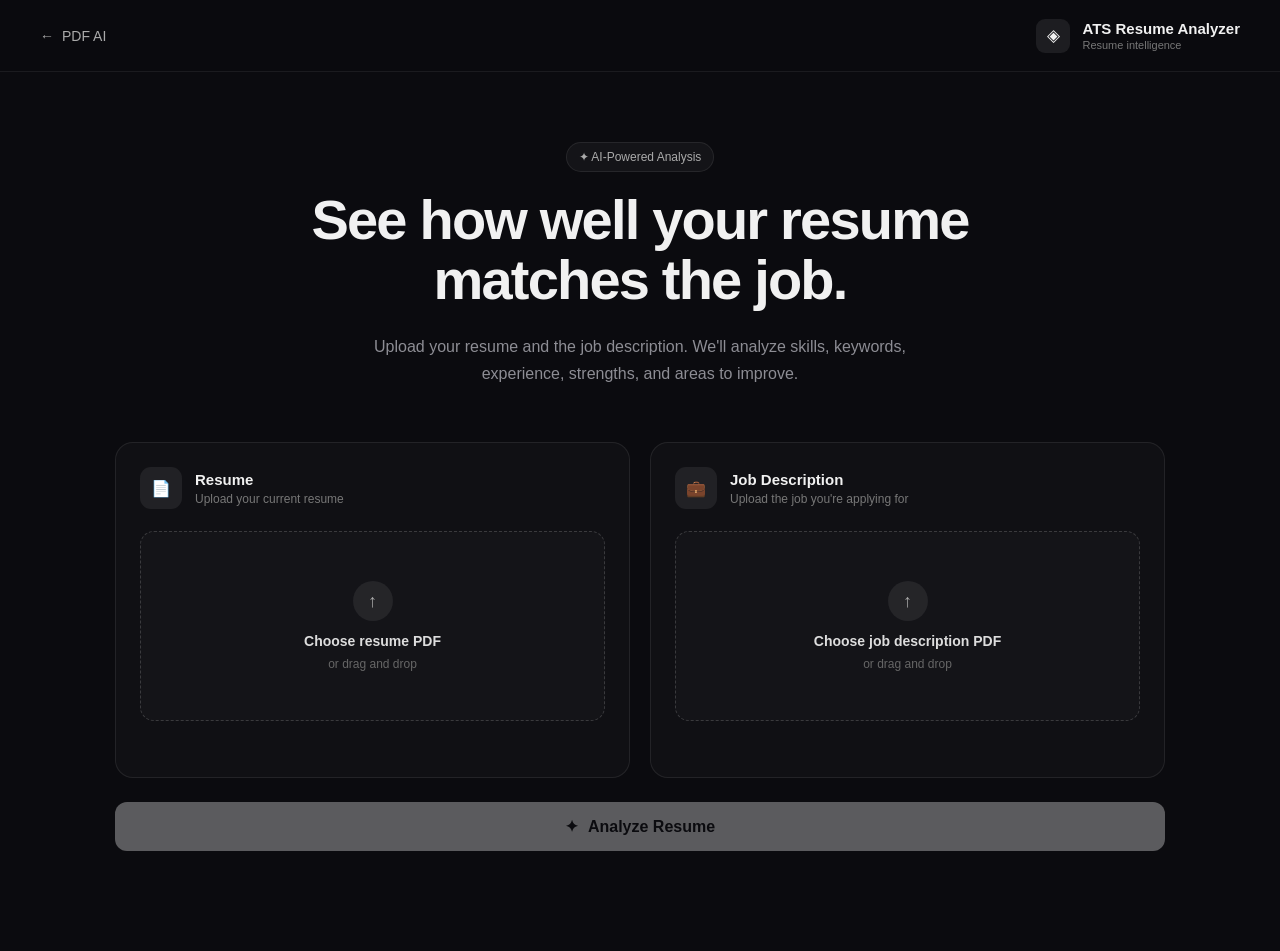
<file: static/ats.html>
<!DOCTYPE html>
<html lang="en">

<head>

    <meta charset="UTF-8">

    <meta
        name="viewport"
        content="width=device-width, initial-scale=1.0"
    >

    <title>ATS Analysis | PDF AI</title>

    <link
        rel="icon"
        type="image/svg+xml"
        href="/static/favicon.svg"
    >

    <link
        rel="stylesheet"
        href="/static/ats.css"
    >

</head>


<body>

<div class="ats-page">

    <!-- ==================================================
         TOP BAR
         ================================================== -->

    <header class="ats-topbar">

        <a
            href="/"
            class="back-button"
        >
            ←
            <span>PDF AI</span>
        </a>

        <div class="ats-brand">

            <div class="ats-brand-icon">
                ◈
            </div>

            <div>

                <h1>
                    ATS Resume Analyzer
                </h1>

                <p>
                    Resume intelligence
                </p>

            </div>

        </div>

    </header>


    <!-- ==================================================
         MAIN
         ================================================== -->

    <main class="ats-main">

        <!-- ==================================================
             HERO
             ================================================== -->

        <section class="ats-hero">

            <div class="hero-badge">
                ✦ AI-Powered Analysis
            </div>

            <h2>
                See how well your resume
                matches the job.
            </h2>

            <p>
                Upload your resume and the job description.
                We'll analyze skills, keywords, experience,
                strengths, and areas to improve.
            </p>

        </section>


        <!-- ==================================================
             UPLOAD SECTION
             ================================================== -->

        <section
            id="upload-section"
            class="upload-section"
        >

            <!-- RESUME -->

            <div class="upload-card">

                <div class="upload-card-header">

                    <div class="upload-icon">
                        📄
                    </div>

                    <div>

                        <h3>
                            Resume
                        </h3>

                        <p>
                            Upload your current resume
                        </p>

                    </div>

                </div>

                <label
                    for="resume-input"
                    class="drop-zone"
                    id="resume-drop-zone"
                >

                    <div class="drop-icon">
                        ↑
                    </div>

                    <strong>
                        Choose resume PDF
                    </strong>

                    <span>
                        or drag and drop
                    </span>

                </label>

                <input
                    type="file"
                    id="resume-input"
                    accept=".pdf"
                    hidden
                >

                <div
                    id="resume-file"
                    class="selected-file"
                ></div>

            </div>


            <!-- JOB DESCRIPTION -->

            <div class="upload-card">

                <div class="upload-card-header">

                    <div class="upload-icon">
                        💼
                    </div>

                    <div>

                        <h3>
                            Job Description
                        </h3>

                        <p>
                            Upload the job you're applying for
                        </p>

                    </div>

                </div>

                <label
                    for="jd-input"
                    class="drop-zone"
                    id="jd-drop-zone"
                >

                    <div class="drop-icon">
                        ↑
                    </div>

                    <strong>
                        Choose job description PDF
                    </strong>

                    <span>
                        or drag and drop
                    </span>

                </label>

                <input
                    type="file"
                    id="jd-input"
                    accept=".pdf"
                    hidden
                >

                <div
                    id="jd-file"
                    class="selected-file"
                ></div>

            </div>

        </section>


        <!-- ==================================================
             ANALYZE BUTTON
             ================================================== -->

        <button
            id="analyze-button"
            class="analyze-button"
            disabled
        >

            <span>
                ✦
            </span>

            Analyze Resume

        </button>


        <!-- ==================================================
             LOADING
             ================================================== -->

        <section
            id="loading"
            class="loading-section"
            hidden
        >

            <div class="loader"></div>

            <h3>
                Analyzing your resume...
            </h3>

            <p>
                Comparing skills, experience,
                and job requirements.
            </p>

        </section>


        <!-- ==================================================
             ERROR
             ================================================== -->

        <div
            id="error-message"
            class="error-message"
            hidden
        ></div>


        <!-- ==================================================
             RESULTS
             ================================================== -->

        <section
            id="results"
            class="results"
            hidden
        >

            <!-- SCORE -->

            <div class="score-card">

                <div>

                    <span class="result-label">
                        YOUR ATS SCORE
                    </span>

                    <div class="score-value">

                        <span id="score">
                            0
                        </span>

                        <span class="score-max">
                            /100
                        </span>

                    </div>

                    <div
                        id="match-level"
                        class="match-level"
                    >
                        Strong Match
                    </div>

                </div>

                <div class="score-ring">

                    <div class="score-ring-inner">

                        <span id="ring-score">
                            0
                        </span>

                    </div>

                </div>

            </div>


            <!-- MATCHING SKILLS -->

            <div class="result-card">

                <div class="result-card-header">

                    <span class="result-icon success">
                        ✓
                    </span>

                    <div>

                        <h3>
                            Matching Skills
                        </h3>

                        <p>
                            Skills from the job that your resume demonstrates
                        </p>

                    </div>

                </div>

                <div
                    id="matching-skills"
                    class="tag-container"
                ></div>

            </div>


            <!-- MISSING SKILLS -->

            <div class="result-card">

                <div class="result-card-header">

                    <span class="result-icon warning">
                        !
                    </span>

                    <div>

                        <h3>
                            Missing Skills
                        </h3>

                        <p>
                            Relevant requirements not clearly demonstrated
                        </p>

                    </div>

                </div>

                <div
                    id="missing-skills"
                    class="tag-container"
                ></div>

            </div>


            <!-- KEYWORDS -->

            <div class="two-column">

                <div class="result-card">

                    <div class="result-card-header">

                        <span class="result-icon success">
                            ✓
                        </span>

                        <div>

                            <h3>
                                Matching Keywords
                            </h3>

                        </div>

                    </div>

                    <div
                        id="matching-keywords"
                        class="tag-container"
                    ></div>

                </div>


                <div class="result-card">

                    <div class="result-card-header">

                        <span class="result-icon warning">
                            !
                        </span>

                        <div>

                            <h3>
                                Missing Keywords
                            </h3>

                        </div>

                    </div>

                    <div
                        id="missing-keywords"
                        class="tag-container"
                    ></div>

                </div>

            </div>


            <!-- EXPERIENCE -->

            <div class="result-card">

                <div class="result-card-header">

                    <span class="result-icon">
                        ◎
                    </span>

                    <div>

                        <h3>
                            Experience Match
                        </h3>

                    </div>

                </div>

                <p
                    id="experience-match"
                    class="experience-text"
                ></p>

            </div>


            <!-- STRENGTHS -->

            <div class="result-card">

                <div class="result-card-header">

                    <span class="result-icon success">
                        ✦
                    </span>

                    <div>

                        <h3>
                            Strengths
                        </h3>

                    </div>

                </div>

                <ul
                    id="strengths"
                    class="result-list"
                ></ul>

            </div>


            <!-- RECOMMENDATIONS -->

            <div class="result-card">

                <div class="result-card-header">

                    <span class="result-icon recommendation">
                        💡
                    </span>

                    <div>

                        <h3>
                            Recommendations
                        </h3>

                    </div>

                </div>

                <ul
                    id="recommendations"
                    class="result-list"
                ></ul>

            </div>


            <!-- NEW ANALYSIS -->

            <button
                id="new-analysis"
                class="new-analysis-button"
            >
                ← Analyze Another Resume
            </button>

        </section>

    </main>

</div>


<script src="/static/ats.js"></script>

</body>

</html>
</file>
<file: static/ats.css>
* {
    box-sizing: border-box;
}

body {
    margin: 0;

    font-family:
        Inter,
        -apple-system,
        BlinkMacSystemFont,
        "Segoe UI",
        sans-serif;

    background: #0b0b0f;

    color: #f1f1f1;
}

button,
input {
    font: inherit;
}

button {
    cursor: pointer;
}


/* ==================================================
   PAGE
   ================================================== */

.ats-page {
    min-height: 100vh;
}


/* ==================================================
   TOP BAR
   ================================================== */

.ats-topbar {
    height: 72px;

    display: flex;
    align-items: center;
    justify-content: space-between;

    padding: 0 40px;

    border-bottom: 1px solid rgba(255,255,255,0.07);

    background: rgba(11,11,15,0.9);
}

.back-button {
    display: flex;
    align-items: center;
    gap: 8px;

    color: #aaa;

    text-decoration: none;

    font-size: 14px;

    transition: color 0.2s ease;
}

.back-button:hover {
    color: white;
}

.ats-brand {
    display: flex;
    align-items: center;
    gap: 12px;
}

.ats-brand-icon {
    width: 34px;
    height: 34px;

    display: flex;
    align-items: center;
    justify-content: center;

    border-radius: 9px;

    background: rgba(255,255,255,0.08);

    font-size: 17px;
}

.ats-brand h1 {
    margin: 0;

    font-size: 15px;
}

.ats-brand p {
    margin: 2px 0 0;

    color: #777;

    font-size: 11px;
}


/* ==================================================
   MAIN
   ================================================== */

.ats-main {
    width: min(1050px, calc(100% - 40px));

    margin: 0 auto;

    padding: 70px 0 100px;
}


/* ==================================================
   HERO
   ================================================== */

.ats-hero {
    text-align: center;

    max-width: 720px;

    margin: 0 auto 55px;
}

.hero-badge {
    display: inline-block;

    padding: 7px 12px;

    margin-bottom: 18px;

    border: 1px solid rgba(255,255,255,0.08);

    border-radius: 100px;

    background: rgba(255,255,255,0.04);

    color: #aaa;

    font-size: 12px;
}

.ats-hero h2 {
    margin: 0;

    font-size: clamp(34px, 5vw, 56px);

    line-height: 1.08;

    letter-spacing: -1.8px;
}

.ats-hero p {
    max-width: 600px;

    margin: 22px auto 0;

    color: #8d8d94;

    font-size: 16px;

    line-height: 1.7;
}


/* ==================================================
   UPLOAD
   ================================================== */

.upload-section {
    display: grid;

    grid-template-columns: 1fr 1fr;

    gap: 20px;
}

.upload-card {
    padding: 24px;

    border: 1px solid rgba(255,255,255,0.08);

    border-radius: 18px;

    background: rgba(255,255,255,0.025);
}

.upload-card-header {
    display: flex;

    align-items: center;

    gap: 13px;

    margin-bottom: 22px;
}

.upload-icon {
    width: 42px;
    height: 42px;

    display: flex;

    align-items: center;
    justify-content: center;

    border-radius: 11px;

    background: rgba(255,255,255,0.07);
}

.upload-card h3 {
    margin: 0;

    font-size: 15px;
}

.upload-card-header p {
    margin: 4px 0 0;

    color: #777;

    font-size: 12px;
}

.drop-zone {
    min-height: 190px;

    display: flex;

    flex-direction: column;

    align-items: center;
    justify-content: center;

    gap: 8px;

    border: 1px dashed rgba(255,255,255,0.16);

    border-radius: 14px;

    background: rgba(255,255,255,0.02);

    color: #aaa;

    cursor: pointer;

    transition:
        background 0.2s ease,
        border-color 0.2s ease;
}

.drop-zone:hover {
    background: rgba(255,255,255,0.045);

    border-color: rgba(255,255,255,0.3);
}

.drop-icon {
    width: 40px;
    height: 40px;

    display: flex;

    align-items: center;
    justify-content: center;

    margin-bottom: 4px;

    border-radius: 50%;

    background: rgba(255,255,255,0.07);

    font-size: 18px;
}

.drop-zone strong {
    color: #ddd;

    font-size: 14px;
}

.drop-zone span {
    color: #666;

    font-size: 12px;
}

.selected-file {
    min-height: 20px;

    margin-top: 12px;

    color: #aaa;

    font-size: 12px;

    text-align: center;
}


/* ==================================================
   ANALYZE BUTTON
   ================================================== */

.analyze-button {
    display: flex;

    align-items: center;
    justify-content: center;

    gap: 10px;

    width: 100%;

    margin-top: 24px;

    padding: 15px 20px;

    border: 0;

    border-radius: 12px;

    background: #f1f1f1;

    color: #0b0b0f;

    font-weight: 600;

    transition:
        opacity 0.2s ease,
        transform 0.2s ease;
}

.analyze-button:hover:not(:disabled) {
    transform: translateY(-1px);
}

.analyze-button:disabled {
    opacity: 0.35;

    cursor: not-allowed;
}


/* ==================================================
   LOADING
   ================================================== */

.loading-section {
    text-align: center;

    padding: 80px 20px;
}

.loader {
    width: 38px;
    height: 38px;

    margin: 0 auto 20px;

    border: 3px solid rgba(255,255,255,0.1);

    border-top-color: white;

    border-radius: 50%;

    animation: spin 0.8s linear infinite;
}

@keyframes spin {
    to {
        transform: rotate(360deg);
    }
}

.loading-section h3 {
    margin: 0 0 8px;
}

.loading-section p {
    margin: 0;

    color: #777;
}


/* ==================================================
   ERROR
   ================================================== */

.error-message {
    margin-top: 20px;

    padding: 14px 18px;

    border: 1px solid rgba(255,80,80,0.2);

    border-radius: 10px;

    background: rgba(255,60,60,0.06);

    color: #ff9c9c;

    font-size: 13px;
}


/* ==================================================
   RESULTS
   ================================================== */

.results {
    margin-top: 50px;
}

.score-card {
    display: flex;

    align-items: center;
    justify-content: space-between;

    padding: 38px;

    margin-bottom: 20px;

    border: 1px solid rgba(255,255,255,0.08);

    border-radius: 20px;

    background: rgba(255,255,255,0.025);
}

.result-label {
    color: #777;

    font-size: 11px;

    letter-spacing: 1.5px;
}

.score-value {
    margin-top: 7px;

    font-size: 68px;

    font-weight: 700;

    line-height: 1;
}

.score-max {
    color: #666;

    font-size: 20px;
}

.match-level {
    display: inline-block;

    margin-top: 12px;

    padding: 7px 11px;

    border-radius: 8px;

    background: rgba(255,255,255,0.07);

    color: #ddd;

    font-size: 12px;
}

.score-ring {
    width: 130px;
    height: 130px;

    display: flex;

    align-items: center;
    justify-content: center;

    padding: 8px;

    background: conic-gradient(
        #f1f1f1 var(--score-progress, 0%),
        rgba(255,255,255,0.1) var(--score-progress, 0%) 100%
    );

    border-radius: 50%;

    transition: background 0.05s linear;
}

.score-ring-inner {
    width: 100%;
    height: 100%;

    display: flex;

    align-items: center;
    justify-content: center;

    border-radius: 50%;

    background: #0b0b0f;

    text-align: center;
}

.score-ring-inner span {
    font-size: 25px;

    font-weight: 700;
}


/* ==================================================
   RESULT CARDS
   ================================================== */

.result-card {
    padding: 28px;

    margin-bottom: 20px;

    border: 1px solid rgba(255,255,255,0.08);

    border-radius: 18px;

    background: rgba(255,255,255,0.025);
}

.result-card-header {
    display: flex;

    align-items: center;

    gap: 13px;

    margin-bottom: 20px;
}

.result-card-header h3 {
    margin: 0;

    font-size: 15px;
}

.result-card-header p {
    margin: 4px 0 0;

    color: #666;

    font-size: 12px;
}

.result-icon {
    width: 34px;
    height: 34px;

    display: flex;

    align-items: center;
    justify-content: center;

    border-radius: 9px;

    background: rgba(255,255,255,0.07);
}

.result-icon.success {
    color: #9de5b1;
}

.result-icon.warning {
    color: #f1c777;
}

.result-icon.recommendation {
    font-size: 15px;
}


/* ==================================================
   TAGS
   ================================================== */

.tag-container {
    display: flex;

    flex-wrap: wrap;

    gap: 8px;
}

.tag {
    padding: 7px 10px;

    border-radius: 8px;

    background: rgba(255,255,255,0.055);

    color: #bbb;

    font-size: 12px;
}

.tag.match {
    color: #b9e7c5;

    background: rgba(100,200,130,0.08);
}

.tag.missing {
    color: #e7c68e;

    background: rgba(220,170,80,0.08);
}


/* ==================================================
   TWO COLUMN
   ================================================== */

.two-column {
    display: grid;

    grid-template-columns: 1fr 1fr;

    gap: 20px;
}


/* ==================================================
   EXPERIENCE
   ================================================== */

.experience-text {
    margin: 0;

    color: #aaa;

    line-height: 1.8;

    font-size: 14px;
}


/* ==================================================
   LISTS
   ================================================== */

.result-list {
    margin: 0;

    padding-left: 20px;

    color: #aaa;

    line-height: 1.8;

    font-size: 14px;
}

.result-list li {
    margin-bottom: 8px;
}


/* ==================================================
   NEW ANALYSIS
   ================================================== */

.new-analysis-button {
    display: block;

    margin: 30px auto 0;

    padding: 12px 18px;

    border: 1px solid rgba(255,255,255,0.1);

    border-radius: 10px;

    background: transparent;

    color: #aaa;

    font-size: 13px;

    transition:
        background 0.2s ease,
        color 0.2s ease;
}

.new-analysis-button:hover {
    background: rgba(255,255,255,0.05);

    color: white;
}


/* ==================================================
   RESPONSIVE
   ================================================== */

@media (max-width: 750px) {

    .ats-topbar {
        padding: 0 20px;
    }

    .ats-main {
        width: min(100% - 28px, 650px);

        padding-top: 45px;
    }

    .upload-section,
    .two-column {
        grid-template-columns: 1fr;
    }

    .score-card {
        padding: 25px;
    }

    .score-ring {
        width: 95px;
        height: 95px;

        padding: 6px;
    }

    .score-value {
        font-size: 52px;
    }

}
</file>
